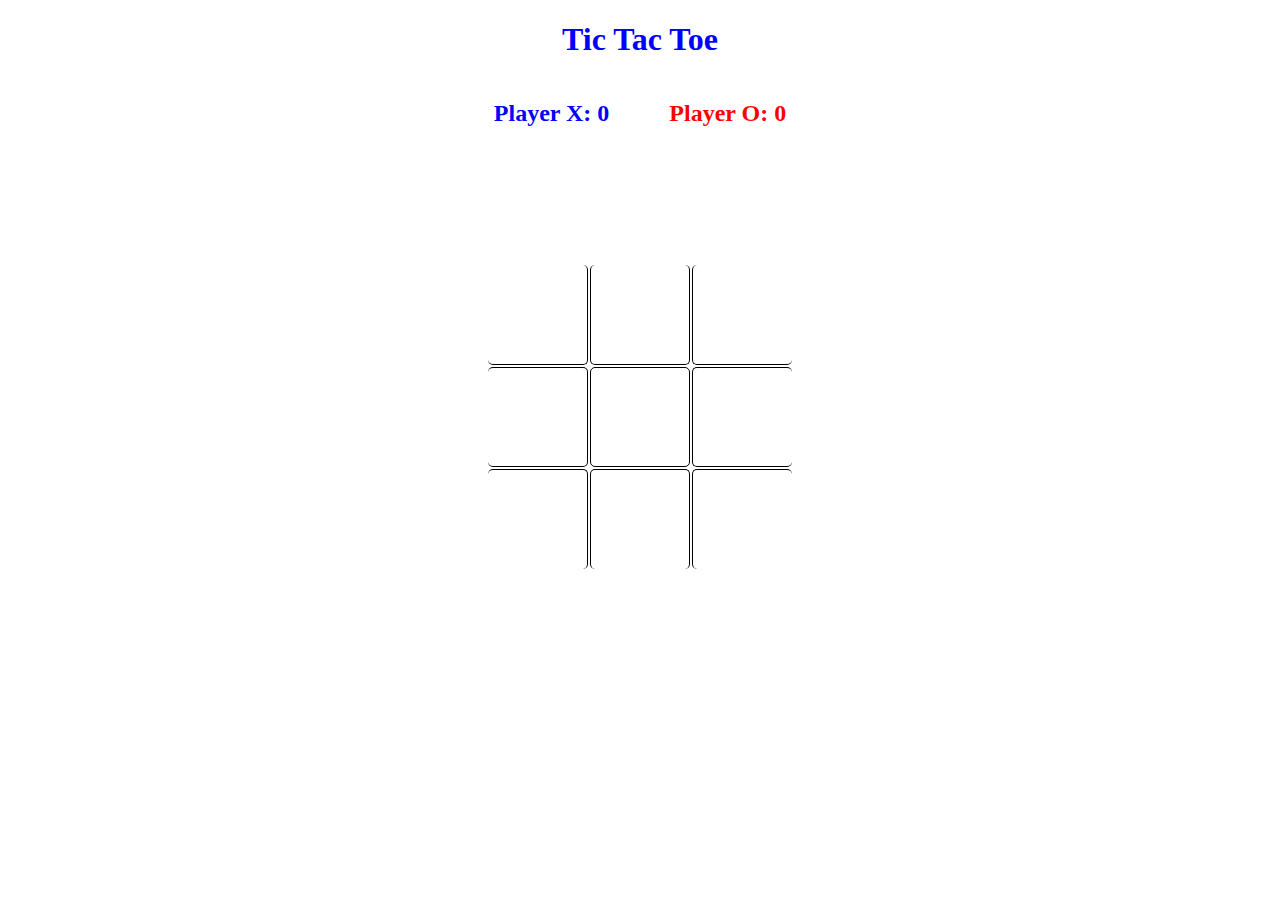
<file: index.html>
<!DOCTYPE html>
<html>

<head>
  <meta charset="utf-8">
  <meta name="viewport" content="width=device-width, initial-scale=1.0">
  <title>Tic Tac Toe</title>
  <link href="style.css" rel="stylesheet" type="text/css" />
  <script src="script.js" defer></script>
</head>

<body>
  
  <div class="container" style="display: flex; align-items: center;  flex-direction: column;">
    <h1 style="color: blue; font-weight: bold; justify-content: center;">Tic Tac Toe</h1>
    <div class="monitoring" id="playerScore">
      <h2 class="playerx" id="playerx">Player X: <span>0</span></h2>
      <h2 class="playero" id="playero">Player O: <span>0</span></h2>
    </div>
    <div class="board" id="board">
      <div class="box" data-box></div>
      <div class="box" data-box></div>
      <div class="box" data-box></div>
      <div class="box" data-box></div>
      <div class="box" data-box></div>
      <div class="box" data-box></div>
      <div class="box" data-box></div>
      <div class="box" data-box></div>
      <div class="box" data-box></div>
    </div>
  </div>
  <div class="winning-message" id="winningMessage">
    <div data-winning-message-text></div>
    <button id="restratButton" style="margin-top: 20px;">Continue</button>
    <button id="newGame" style="margin-top: 30px;">New Game</button>
  </div>
</body>

</html>
</file>
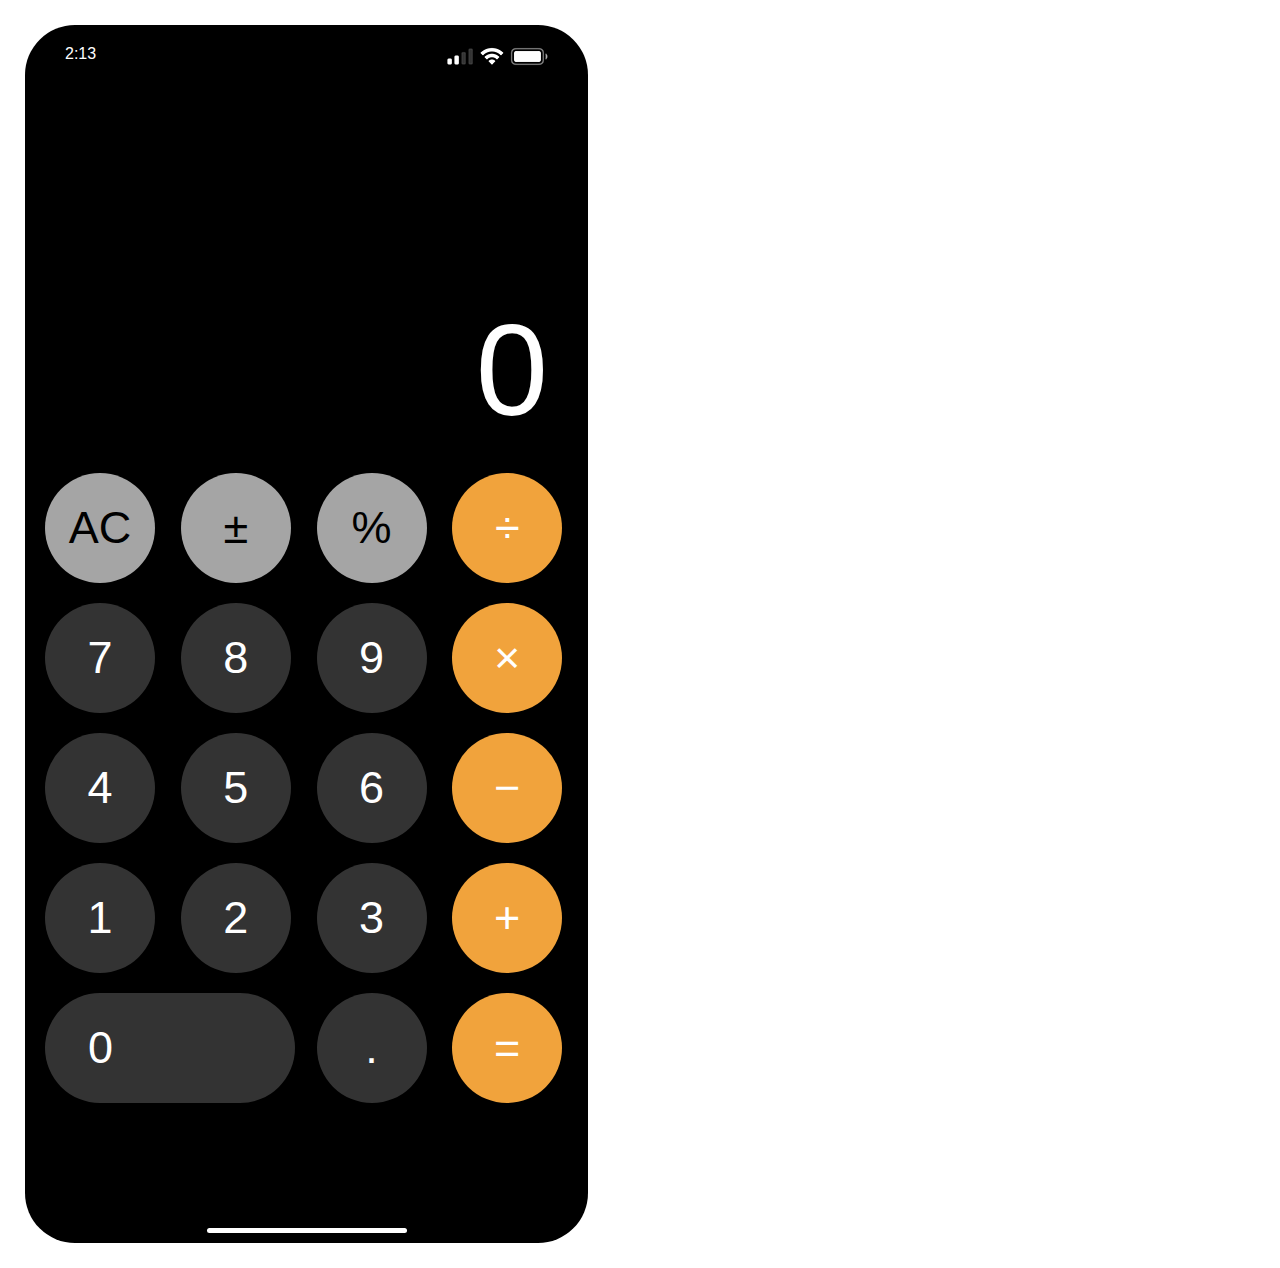
<file: calcukator/index.html>
<!doctype html>
<html lang="en">
<head>
  <meta charset="UTF-8">
  <meta name="viewport"
        content="width=device-width, user-scalable=no, initial-scale=1.0, maximum-scale=1.0, minimum-scale=1.0">
  <meta http-equiv="X-UA-Compatible" content="ie=edge">
  <title>iPhone Calculator</title>
  <link rel="stylesheet" href="style.css">
</head>
<body>
  <div class="calculator">
    <div class="top-container">
      <div class="clock">
        <span class="hour"></span>:<span class="minute"></span>
      </div>
      <div class="status">
        <img src="status.png" alt="Status">
      </div>
    </div>
    <div class="value">0</div>
    <div class="buttons-container">
      <div class="button function ac">AC</div>
      <div class="button function pm">±</div>
      <div class="button function percent">%</div>
      <div class="button operator division">÷</div>
      <div class="button number-7">7</div>
      <div class="button number-8">8</div>
      <div class="button number-9">9</div>
      <div class="button operator multiplication">×</div>
      <div class="button number-4">4</div>
      <div class="button number-5">5</div>
      <div class="button number-6">6</div>
      <div class="button operator subtraction">−</div>
      <div class="button number-1">1</div>
      <div class="button number-2">2</div>
      <div class="button number-3">3</div>
      <div class="button operator addition">+</div>
      <div class="button number-0">0</div>
      <div class="button decimal">.</div>
      <div class="button operator equal">=</div>
    </div>
    <div class="bottom"></div>
  </div>
<script src="app.js"></script>
</body>
</html>
</file>
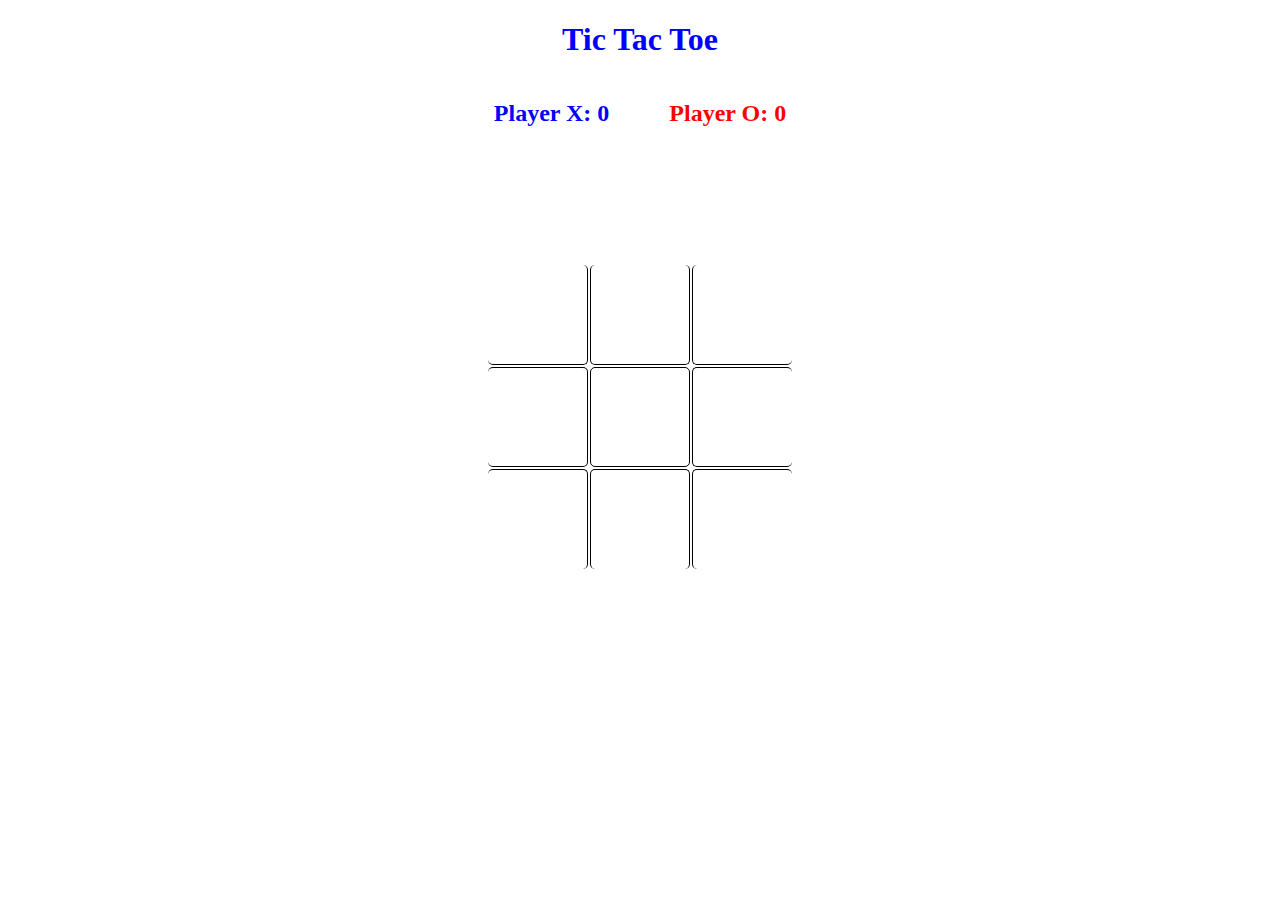
<file: mileston 3,4/index.html>
<!DOCTYPE html>
<html>

<head>
  <meta charset="utf-8">
  <meta name="viewport" content="width=device-width, initial-scale=1.0">
  <title>Tic Tac Toe</title>
  <link href="style.css" rel="stylesheet" type="text/css" />
  <script src="script.js" defer></script>
</head>

<body>
  
  <div class="container" style="display: flex; align-items: center;  flex-direction: column;">
    <h1 style="color: blue; font-weight: bold; justify-content: center;">Tic Tac Toe</h1>
    <div class="monitoring" id="playerScore">
      <h2 class="playerx" id="playerx">Player X: <span>0</span></h2>
      <h2 class="playero" id="playero">Player O: <span>0</span></h2>
    </div>
    <div class="board" id="board">
      <div class="box" data-box></div>
      <div class="box" data-box></div>
      <div class="box" data-box></div>
      <div class="box" data-box></div>
      <div class="box" data-box></div>
      <div class="box" data-box></div>
      <div class="box" data-box></div>
      <div class="box" data-box></div>
      <div class="box" data-box></div>
    </div>
  </div>
  <div class="winning-message" id="winningMessage">
    <div data-winning-message-text></div>
    <button id="restratButton" style="margin-top: 20px;">Continue</button>
    <button id="newGame" style="margin-top: 30px;">New Game</button>
  </div>
</body>

</html>
</file>
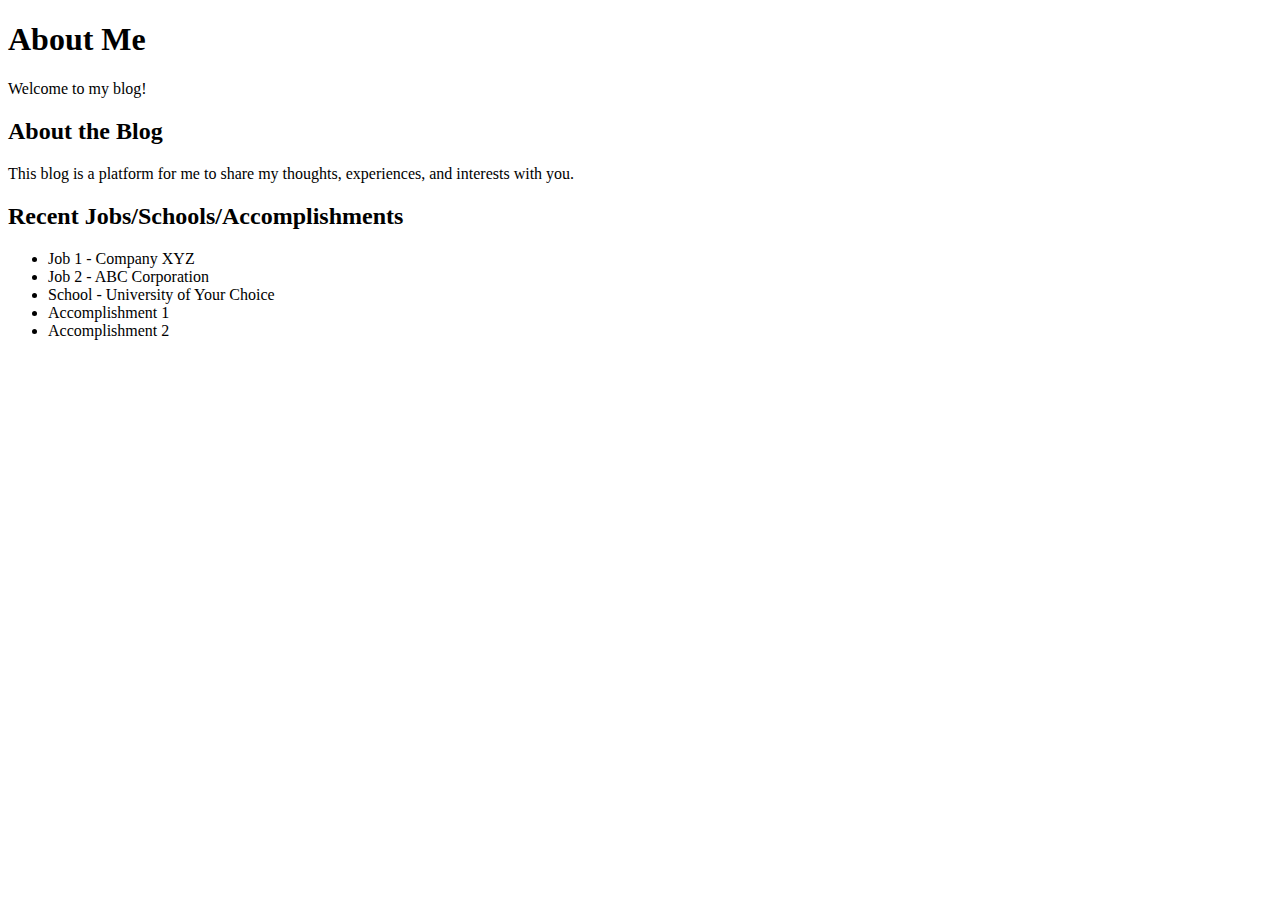
<file: milestone 1/mileston1.html>
<!DOCTYPE html>
<html>
<head>
    <title>About Me</title>
</head>
<body>
    <h1>About Me</h1>
    <p>Welcome to my blog!</p>
    
    <h2>About the Blog</h2>
    <p>This blog is a platform for me to share my thoughts, experiences, and interests with you.</p>
    
    <h2>Recent Jobs/Schools/Accomplishments</h2>
    <ul>
        <li>Job 1 - Company XYZ</li>
        <li>Job 2 - ABC Corporation</li>
        <li>School - University of Your Choice</li>
        <li>Accomplishment 1</li>
        <li>Accomplishment 2</li>
    </ul>
</body>
</html>
</file>
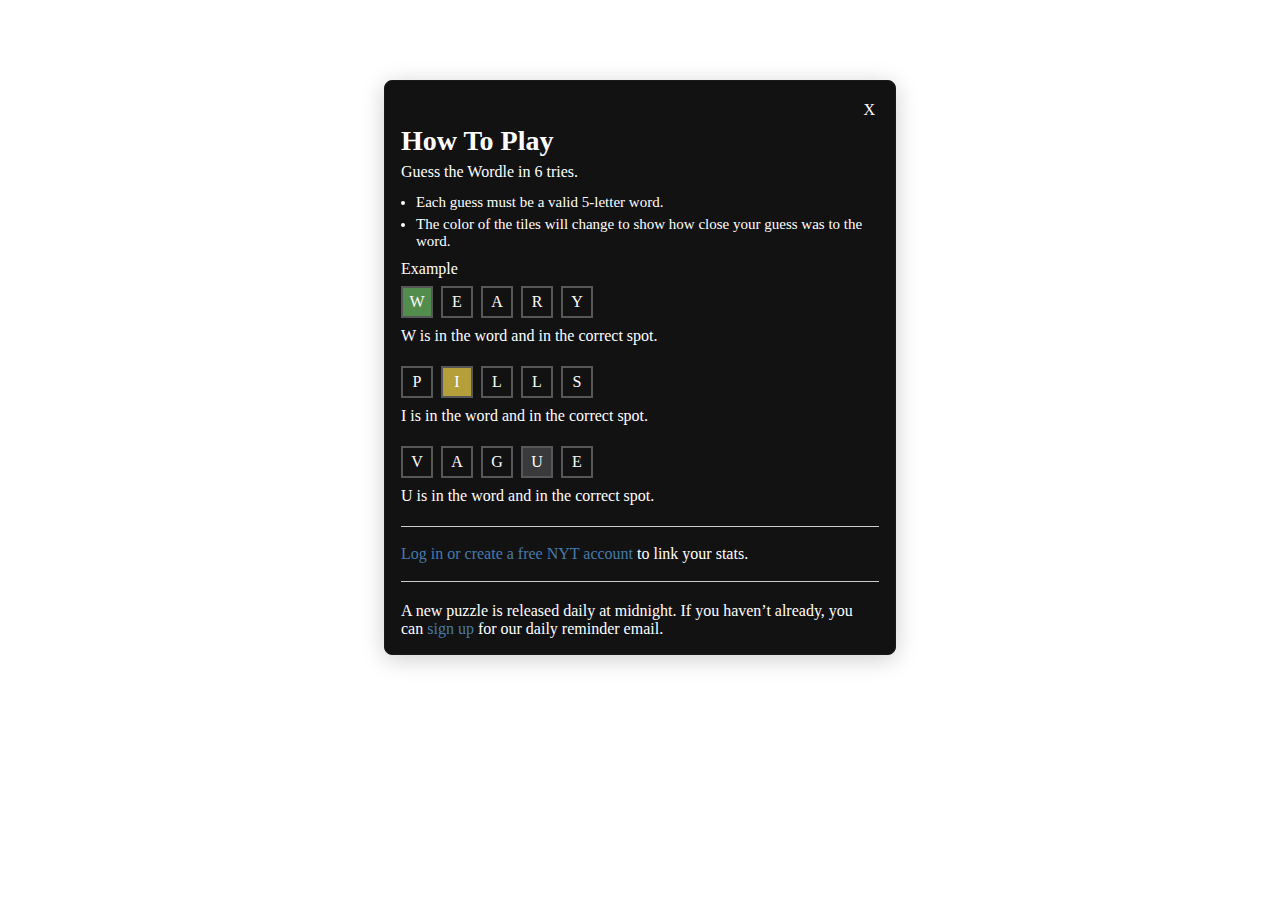
<file: milestone/index-how-play.html>
<!doctype html>
<html lang="en">
<head>
    <meta charset="UTF-8">
    <meta name="viewport"
          content="width=device-width, user-scalable=no, initial-scale=1.0, maximum-scale=1.0, minimum-scale=1.0">
    <meta http-equiv="X-UA-Compatible" content="ie=edge">
    <title>Document</title>
    <link rel="stylesheet" href="style.css">
</head>
<body>
<div class="how-play-container">
    <div class="how-play-card">
        <div class="close-button">
            <a href="play.html">X</a>
        </div>
        <h2 class="how-play-title">
            How To Play
        </h2>
        <p class="title-subheading">
            Guess the Wordle in 6 tries.
        </p>
        <ul class="module-subheading">
            <li>Each guess must be a valid 5-letter word.</li>
            <li>The color of the tiles will change to show how close your guess was to the word.</li>
        </ul>
        <div class="module-example">
            <p>Example</p>
            <div class="words">
                <div class="letter letter--w">W</div>
                <div class="letter">E</div>
                <div class="letter">A</div>
                <div class="letter">R</div>
                <div class="letter">Y</div>
                <p class="letters-last">W is in the word and in the correct spot.</p>
            </div>
            <div class="words">
                <div class="letter">P</div>
                <div class="letter letter--i">I</div>
                <div class="letter">L</div>
                <div class="letter">L</div>
                <div class="letter">S</div>
                <p class="letters-last">I is in the word and in the correct spot.</p>
            </div>
            <div class="words">
                <div class="letter">V</div>
                <div class="letter">A</div>
                <div class="letter">G</div>
                <div class="letter letter--u">U</div>
                <div class="letter">E</div>
                <p class="letters-last">U is in the word and in the correct spot.</p>
            </div>
        </div>
        <div class="module-login">
            <a href="#">
                Log in or create a free NYT account
                <span>to link your stats.</span>
            </a>
        </div>
        <div class="module-reminder">
            <p>
                A new puzzle is released daily at midnight. If you haven’t already, you can
                <span>sign up</span>
                for our daily reminder email.
            </p>
        </div>
    </div>
</div>
</body>
</html>
</file>
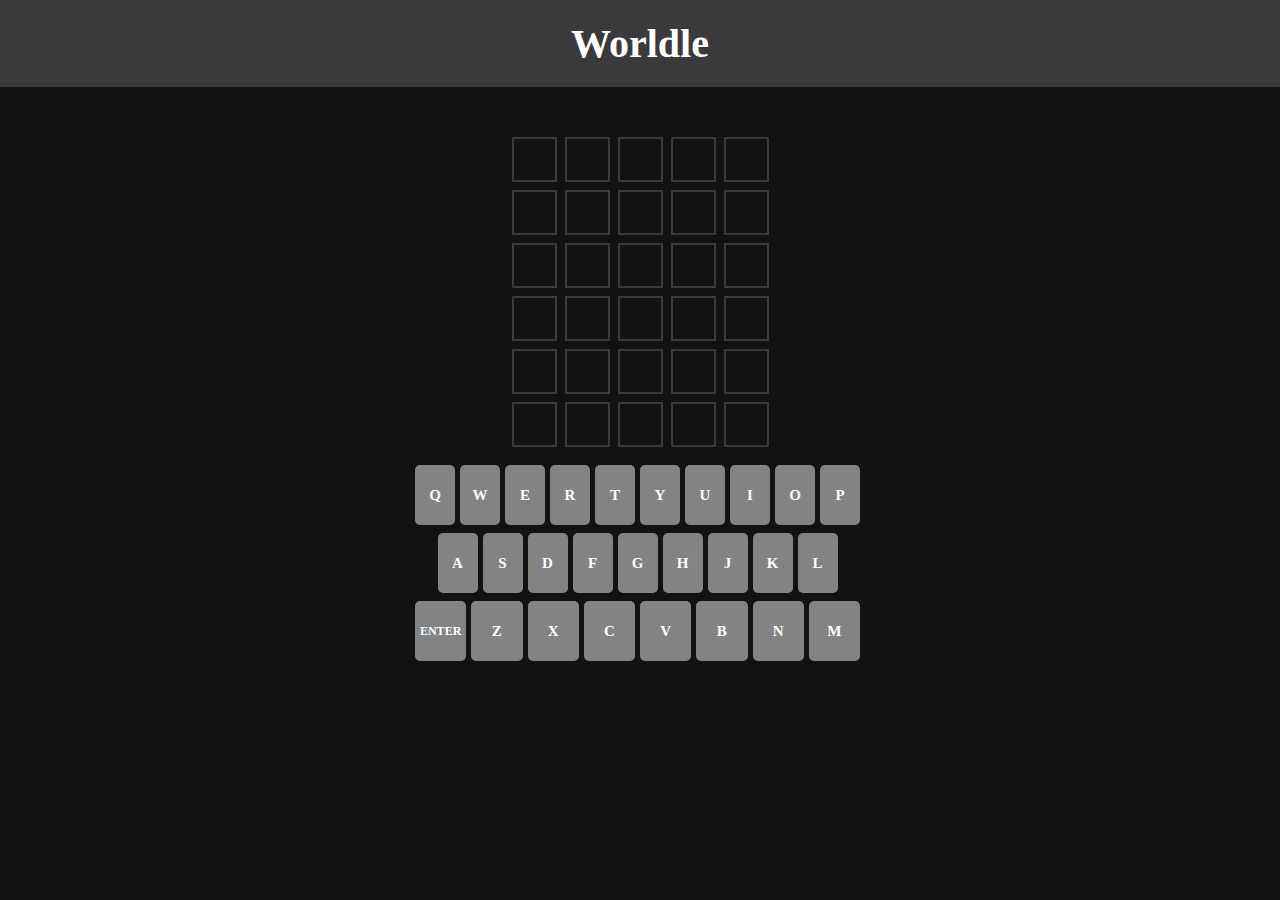
<file: milestone/play.html>
<!doctype html>
<html lang="en">
<head>
    <meta charset="UTF-8">
    <meta name="viewport"
          content="width=device-width, user-scalable=no, initial-scale=1.0, maximum-scale=1.0, minimum-scale=1.0">
    <meta http-equiv="X-UA-Compatible" content="ie=edge">
    <title>Document</title>
    <link rel="stylesheet" href="style.css">
</head>
<body style="background-color: #121213">
<div class="wordle-header">Worldle</div>
<div class="play-container">
    <div class="bords">
        <div class="bord-row">
            <div class="bord-box"></div>
            <div class="bord-box"></div>
            <div class="bord-box"></div>
            <div class="bord-box"></div>
            <div class="bord-box"></div>
        </div>
        <div class="bord-row">
            <div class="bord-box"></div>
            <div class="bord-box"></div>
            <div class="bord-box"></div>
            <div class="bord-box"></div>
            <div class="bord-box"></div>
        </div>
        <div class="bord-row">
            <div class="bord-box"></div>
            <div class="bord-box"></div>
            <div class="bord-box"></div>
            <div class="bord-box"></div>
            <div class="bord-box"></div>
        </div>
        <div class="bord-row">
            <div class="bord-box"></div>
            <div class="bord-box"></div>
            <div class="bord-box"></div>
            <div class="bord-box"></div>
            <div class="bord-box"></div>
        </div>
        <div class="bord-row">
            <div class="bord-box"></div>
            <div class="bord-box"></div>
            <div class="bord-box"></div>
            <div class="bord-box"></div>
            <div class="bord-box"></div>
        </div>
        <div class="bord-row">
            <div class="bord-box"></div>
            <div class="bord-box"></div>
            <div class="bord-box"></div>
            <div class="bord-box"></div>
            <div class="bord-box"></div>
        </div>
    </div>
    <div class="keybords">
        <div class="keybord-1">
            <div class="keybord-letter">Q</div>
            <div class="keybord-letter">W</div>
            <div class="keybord-letter">E</div>
            <div class="keybord-letter">R</div>
            <div class="keybord-letter">T</div>
            <div class="keybord-letter">Y</div>
            <div class="keybord-letter">U</div>
            <div class="keybord-letter">I</div>
            <div class="keybord-letter">O</div>
            <div class="keybord-letter">P</div>
        </div>
        <div class="keybord-2">
            <div class="keybord-letter">A</div>
            <div class="keybord-letter">S</div>
            <div class="keybord-letter">D</div>
            <div class="keybord-letter">F</div>
            <div class="keybord-letter">G</div>
            <div class="keybord-letter">H</div>
            <div class="keybord-letter">J</div>
            <div class="keybord-letter">K</div>
            <div class="keybord-letter">L</div>
        </div>
        <div class="keybord-3">
            <div class="keybord-letter letter--enter">ENTER</div>
            <div class="keybord-letter">Z</div>
            <div class="keybord-letter">X</div>
            <div class="keybord-letter">C</div>
            <div class="keybord-letter">V</div>
            <div class="keybord-letter">B</div>
            <div class="keybord-letter">N</div>
            <div class="keybord-letter">M</div>
        </div>
    </div>
</div>
</body>
</html>
</file>
<file: style.css>
*,*::after,*::before{
  box-sizing: border-box;
}
:root{
  --box-size:100px;
  --mark-size:calc(var(--box-size)*.9);
}
body{
  margin: 0;
}
.monitoring{
  display: flex;
  flex-direction: row;
}
.playerX{
  color: blue;
  margin-right: 20px;
}
.playerO{
  color: red;
  margin-left: 20px;
}

.board{
  display: grid;
  width: 100vw;
  height: 60vh;
  justify-content: center;
  align-content: center;
  justify-items: center;
  align-items: center;
  grid-template-columns: repeat(3, auto);
}
.box{
  width: var(--box-size);
  height: var(--box-size);
  border: 1px solid black;
  border-radius: 5px;
  margin: 1px;
  display: flex;
  justify-content: center;
  align-items: center;
  position: relative;
  cursor: pointer;
}
.box:first-child,
.box:nth-child(2),
.box:nth-child(3){
  border-top: none;
}
.box.box:nth-child(3n+1){
  border-left: none;
}
.box.box:nth-child(3n+3){
  border-right: none;
}
.box:last-child,
.box:nth-child(7),
.box:nth-child(8){
  border-bottom: none;
}
.box.x::before,
.box.x::after{
  background-color: blue;
}
.box.circle::before,
.box.circle::after{
  background-color: red;
}
.board.x .box:not(.x):not(.circle):hover::before,
.board.x .box:not(.x):not(.circle):hover::after{
  background-color: lightgray;
}
.board.circle .box:not(.x):not(.circle):hover::before,
.board.circle .box:not(.x):not(.circle):hover::after{
  background-color: lightgray;
}

.box.x::before,
.box.x::after,
.board.x .box:not(.x):not(.circle):hover::before,
.board.x .box:not(.x):not(.circle):hover::after{
  content: '';
  position: absolute;
  width: calc(var(--mark-size)*.15);
  height: var(--mark-size);
}

.box.x::before,
.board.x .box:not(.x):not(.circle):hover::before{
  transform: rotate(45deg);
}
.box.x::after,
.board.x .box:not(.x):not(.circle):hover::after{
  transform: rotate(-45deg);
}


.box.circle::before,
.box.circle::after,
.board.circle .box:not(.x):not(.circle):hover::before,
.board.circle .box:not(.x):not(.circle):hover::after{
  content: '';
  position: absolute;
  border-radius: 50%;
}
.box.circle::before,
.board.circle .box:not(.x):not(.circle):hover::before{
  width: var(--mark-size);
  height: var(--mark-size);
}
.box.circle::after,
.board.circle .box:not(.x):not(.circle):hover::after{
  width: calc(var(--mark-size)*.7);
  height: calc(var(--mark-size)*.7);
  background-color: white;
}
.box.x,
.box.circle{
  cursor: not-allowed;
}
.monitoring{
  display: flex;
  flex-direction: row;
}
.playero{
  color: red;
  margin-left: 30px;
}
.playerx{
  color: blue;
  margin-right: 30px;
}

.winning-message{
  position: fixed;
  top: 0;
  bottom: 0;
  right: 0;
  left: 0;
  background-color: rgba(0, 0, 0, .9);
  display: none;
  justify-content: center;
  align-items: center;
  color: white;
  font-size: 3rem;
  flex-direction: column;
}
.winning-message button{
  font-size: 2rem;
  background-color: white;
  border: 1px solid black;
  padding: .25em .5em;
  width: 333px;
  cursor: pointer;
  font-weight: bold;
}
.winning-message button:hover{
  background-color: black;
  color: white;
  border-color: white;
}

.winning-message.show{
  display: flex;
}
</file>
<file: calcukator/style.css>
* {
  box-sizing: border-box;
  margin: 0;
  padding: 0;
  user-select: none;
}

body {
  font-family: "Helvetica Neue", sans-serif;
  margin: 25px;
}

.calculator {
  background: black;
  border-radius: 50px;
  color: white;
  height: 1218px;
  padding: 20px;
  position: relative;
  width: 563px;
}

.top-container {
  display: flex;
  height: 250px;
  justify-content: space-between;
  padding: 0 20px;
}

.value {
  font-size: 130px;
  font-weight: 300;
  height: 158px;
  margin-bottom: 20px;
  margin-right: 20px;
  text-align: right;
}

.buttons-container {
  display: grid;
  grid-gap: 20px;
  grid-template-columns: repeat(4, 1fr);
  grid-template-rows: repeat(5, 1fr);
}

.button {
  align-items: center;
  background: #333;
  border-radius: 50%;
  cursor: pointer;
  display: flex;
  font-size: 45px;
  height: 110px;
  justify-content: center;
  transition: filter .3s;
  width: 110px;
}

.button.function {
  color: black;
  background: #a5a5a5;
}

.button.operator {
  background: #f1a33c;
}

.button.number-0 {
  border-radius: 55px;
  grid-column: 1 / span 2;
  justify-content: flex-start;
  padding-left: 43px;
  width: 250px;
}

.button:active,
.button:focus {
  filter: brightness(120%);
}

.bottom {
  width: 200px;
  height: 5px;
  background: white;
  border-radius: 4px;
  position: absolute;
  bottom: 10px;
  left: 50%;
  transform: translateX(-50%);
}
</file>
<file: mileston 3,4/style.css>
*,*::after,*::before{
  box-sizing: border-box;
}
:root{
  --box-size:100px;
  --mark-size:calc(var(--box-size)*.9);
}
body{
  margin: 0;
}
.monitoring{
  display: flex;
  flex-direction: row;
}
.playerX{
  color: blue;
  margin-right: 20px;
}
.playerO{
  color: red;
  margin-left: 20px;
}

.board{
  display: grid;
  width: 100vw;
  height: 60vh;
  justify-content: center;
  align-content: center;
  justify-items: center;
  align-items: center;
  grid-template-columns: repeat(3, auto);
}
.box{
  width: var(--box-size);
  height: var(--box-size);
  border: 1px solid black;
  border-radius: 5px;
  margin: 1px;
  display: flex;
  justify-content: center;
  align-items: center;
  position: relative;
  cursor: pointer;
}
.box:first-child,
.box:nth-child(2),
.box:nth-child(3){
  border-top: none;
}
.box.box:nth-child(3n+1){
  border-left: none;
}
.box.box:nth-child(3n+3){
  border-right: none;
}
.box:last-child,
.box:nth-child(7),
.box:nth-child(8){
  border-bottom: none;
}
.box.x::before,
.box.x::after{
  background-color: blue;
}
.box.circle::before,
.box.circle::after{
  background-color: red;
}
.board.x .box:not(.x):not(.circle):hover::before,
.board.x .box:not(.x):not(.circle):hover::after{
  background-color: lightgray;
}
.board.circle .box:not(.x):not(.circle):hover::before,
.board.circle .box:not(.x):not(.circle):hover::after{
  background-color: lightgray;
}

.box.x::before,
.box.x::after,
.board.x .box:not(.x):not(.circle):hover::before,
.board.x .box:not(.x):not(.circle):hover::after{
  content: '';
  position: absolute;
  width: calc(var(--mark-size)*.15);
  height: var(--mark-size);
}

.box.x::before,
.board.x .box:not(.x):not(.circle):hover::before{
  transform: rotate(45deg);
}
.box.x::after,
.board.x .box:not(.x):not(.circle):hover::after{
  transform: rotate(-45deg);
}


.box.circle::before,
.box.circle::after,
.board.circle .box:not(.x):not(.circle):hover::before,
.board.circle .box:not(.x):not(.circle):hover::after{
  content: '';
  position: absolute;
  border-radius: 50%;
}
.box.circle::before,
.board.circle .box:not(.x):not(.circle):hover::before{
  width: var(--mark-size);
  height: var(--mark-size);
}
.box.circle::after,
.board.circle .box:not(.x):not(.circle):hover::after{
  width: calc(var(--mark-size)*.7);
  height: calc(var(--mark-size)*.7);
  background-color: white;
}
.box.x,
.box.circle{
  cursor: not-allowed;
}
.monitoring{
  display: flex;
  flex-direction: row;
}
.playero{
  color: red;
  margin-left: 30px;
}
.playerx{
  color: blue;
  margin-right: 30px;
}

.winning-message{
  position: fixed;
  top: 0;
  bottom: 0;
  right: 0;
  left: 0;
  background-color: rgba(0, 0, 0, .9);
  display: none;
  justify-content: center;
  align-items: center;
  color: white;
  font-size: 3rem;
  flex-direction: column;
}
.winning-message button{
  font-size: 2rem;
  background-color: white;
  border: 1px solid black;
  padding: .25em .5em;
  width: 333px;
  cursor: pointer;
  font-weight: bold;
}
.winning-message button:hover{
  background-color: black;
  color: white;
  border-color: white;
}

.winning-message.show{
  display: flex;
}
</file>
<file: milestone/style.css>
* {
    margin: 0;
    padding: 0;
    box-sizing: border-box;
}

.welcome {
    background-color: #e3e3e1;
}

.container {
    display: flex;
    align-items: center;
    justify-content: center;
    flex-direction: column;
    margin-top: 10%;
}

.welcome-wordle-img img {
    height: 80px;
    margin-bottom: 12px;
}

.welcome-title {
    font-size: 50px;
    line-height: 52px;
}

.welcome-subtitle {
    max-width: 375px;
    font-size: 38px;
    line-height: 44px;
    margin-bottom: 36px;
    text-align: center;
}

.button-container {
    margin-bottom: 28px;
    flex-direction: row;
    text-align: center;
}

.welcome-how-play {
    background: none;
    color: #000;
    border: 1px solid;
    text-decoration: none;
    border-radius: 30px;
    padding: 10px 30px;
    cursor: pointer;
    margin-right: 50px;
}

.welcome-play {
    background-color: #000;
    color: #fff;
    border: 1px solid #000000;
    text-decoration: none;
    border-radius: 30px;
    padding: 10px 50px;
    cursor: pointer;
    margin-right: 10px;
}

.date-container {
    text-align: center;
    margin-top: 10px;
}

.date-container p {
    font-size: 1em;
    line-height: 1.25;
    letter-spacing: .005em;
    font-weight: 600;
}

.close-button a{
    position: absolute;
    cursor: pointer;
    top: 20px;
    right: 20px;
    color: #fff;
    text-decoration: none;
}

.how-play-container {
    display: flex;
    align-items: center;
    justify-content: center;
    margin: 0 auto;
    max-width: 1200px;
    margin-top: 80px;
}

.how-play-card {
    position: relative;
    max-width: 512px;
    border-radius: 8px;
    border: 1px solid #1a1a1b;
    background-color: #121213;
    color: #fff;
    box-shadow: 0 4px 23px 0 rgba(0, 0, 0, .2);
    width: 90%;
    max-height: 100%;
    padding: 16px;
}

.how-play-title {
    font-weight: 700;
    font-size: 28px;
    line-height: 30px;
    margin-bottom: 4px;
    margin-top: 29px;
}

.title-subheading {
    font-weight: 500;
    line-height: 24px;
    margin-bottom: 5px;
}

.title-subheading {
    margin-bottom: 10px;
}

.module-subheading {
    margin-left: 15px;
    margin-bottom: 10px;
}

.module-subheading li {
    font-size: 15px;
    margin-bottom: 5px;
}

.words {
    margin-top: 8px;
    margin-bottom: 20px;
}

.letter {
    display: inline-block;
    text-align: center;
    padding: 5px;
    width: 32px;
    height: 32px;
    margin-right: 4px;
    background-color: #121213;
    border: 2px solid #565758;
    color: #fff;
}

.letter--w {
    background-color: #538d4e;
}

.letter--i {
    background-color: #b59f3b;
}

.letter--u {
    background-color: #3a3a3c;
}

.letters-last {
    font-size: 16px;
    line-height: 20px;
    margin-top: 8px;
}

.module-login {
    color: #fff;
    font-size: 16px;
    line-height: 20px;
    display: flex;
    width: 100%;
    align-items: center;
    justify-content: flex-start;
    text-decoration: none;
    padding: 17px 0;
    border-top: 1px solid #cccccc;
    border-bottom: 1px solid #cccccc;
    margin: 0 auto 20px;
}

.module-login a {
    text-decoration: none;
    color: #477aaa;
}

.module-login span {
    color: #fff;
}

.module-reminder span {
    color: #477aaa;
}

.wordle-header {
    width: 100%;
    padding: 20px;
    display: flex;
    align-items: center;
    justify-content: center;
    background-color: #3a3a3c;
    color: #fff;
    font-size: 40px;
    font-weight: bold;
}

.play-container {
    margin: 0 auto;
    max-width: 1200px;
    display: flex;
    flex-direction: column;
    justify-content: center;
    align-items: center;
    margin-top: 50px;
}

/*.bords {*/
/*    display: flex;*/
/*    justify-content: center;*/
/*    align-items: center;*/
/*    flex-grow: 1;*/
/*}*/

.bord-row {
    display: grid;
    grid-template-columns: repeat(5, 1fr);
    grid-gap: 8px;
    margin-bottom: 8px;
}

.bord-box {
    border: 2px solid #3a3a3c;
    width: 45px;
    height: 45px;
    background-color: #121213;
}

.keybords {
    margin-top: 10px;
}

.keybord-1, .keybord-2, .keybord-3 {
    display: flex;
    width: 100%;
    margin: 0 auto 8px;
    touch-action: manipulation;
}

.keybord-2 {
    display: flex;
    width: 90%;
    margin: 0 auto 8px;
    touch-action: manipulation;
}

.keybord-letter {
    font-size: 15px;
    font-weight: bold;
    margin: 0 5px 0 0;
    width: 40px;
    height: 60px;
    border-radius: 5px;
    cursor: pointer;
    user-select: none;
    background-color: #818384;
    color: #fff;
    flex: 1;
    display: flex;
    justify-content: center;
    align-items: center;
    text-transform: uppercase;
}

.letter--enter {
    font-size: 12px;
}
</file>
